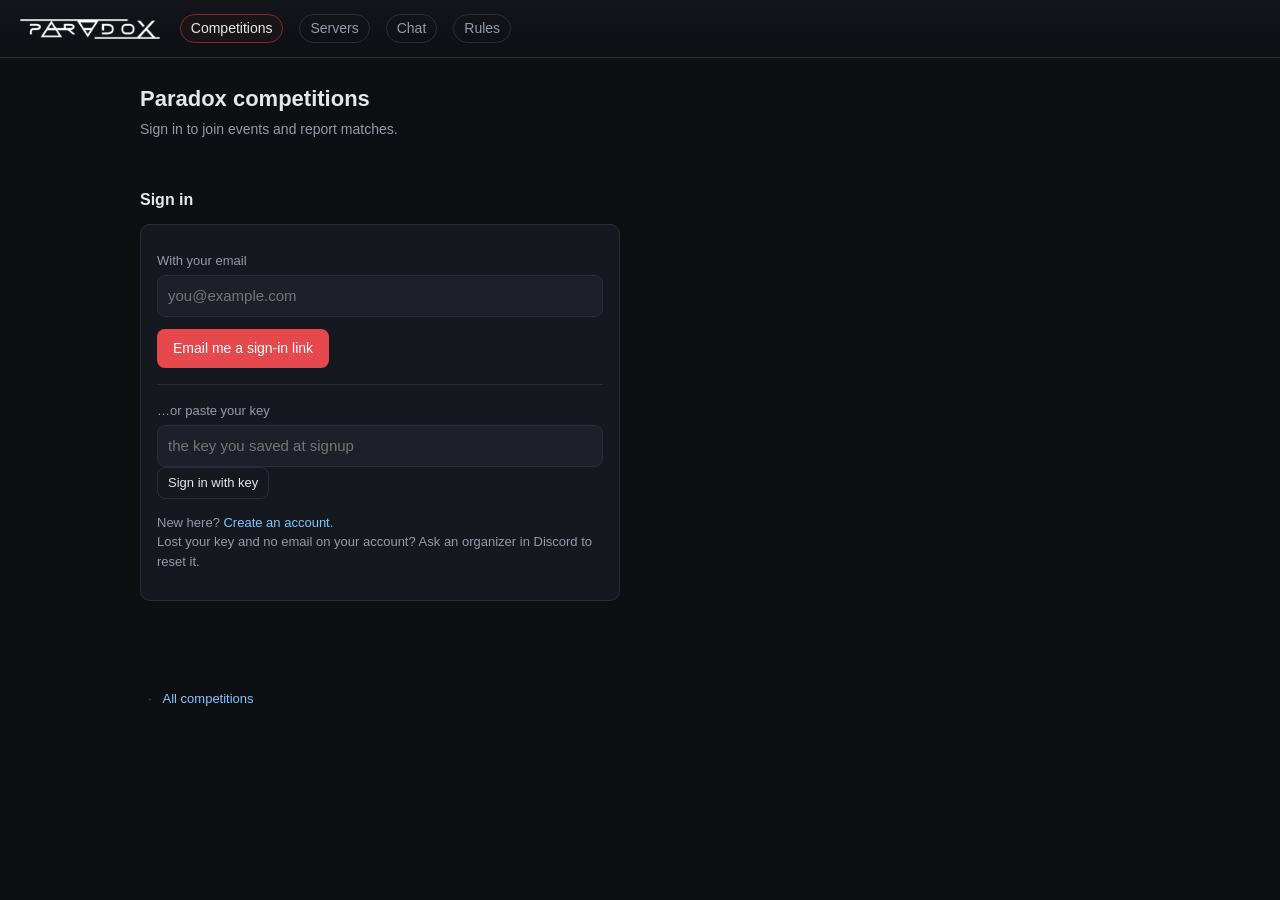
<file: index.html>
<!doctype html>
<html lang="en">
<head>
  <meta charset="utf-8">
  <meta name="viewport" content="width=device-width, initial-scale=1">
  <title>Paradox Ladder</title>
  <meta name="theme-color" content="#0e0f13">
  <link rel="icon" href="favicon.png" sizes="any">
  <link rel="apple-touch-icon" href="icon-192.png">
  <meta property="og:type" content="website">
  <meta property="og:site_name" content="Paradox JKA">
  <meta property="og:title" content="Paradox Ladder">
  <meta property="og:description" content="Ladder standings, tournament brackets, and match reporting for the Paradox Jedi Academy community.">
  <meta property="og:image" content="og.png">
  <meta name="twitter:card" content="summary_large_image">
  <link rel="stylesheet" href="style.css">
</head>
<body>
  <header id="top">
    <a class="brand" href="?"><img src="logo.png" alt="Paradox" class="brandlogo"></a>
    <nav id="nav"></nav>
  </header>

  <main id="app"><div class="loading">Loading…</div></main>

  <footer id="foot">
    <span id="status"></span>
    <span class="sep">·</span>
    <a href="?">All competitions</a>
  </footer>

  <div id="toast" hidden></div>

  <script src="config.js"></script>
  <script src="rules.js"></script>
  <script src="app.js"></script>
</body>
</html>
</file>
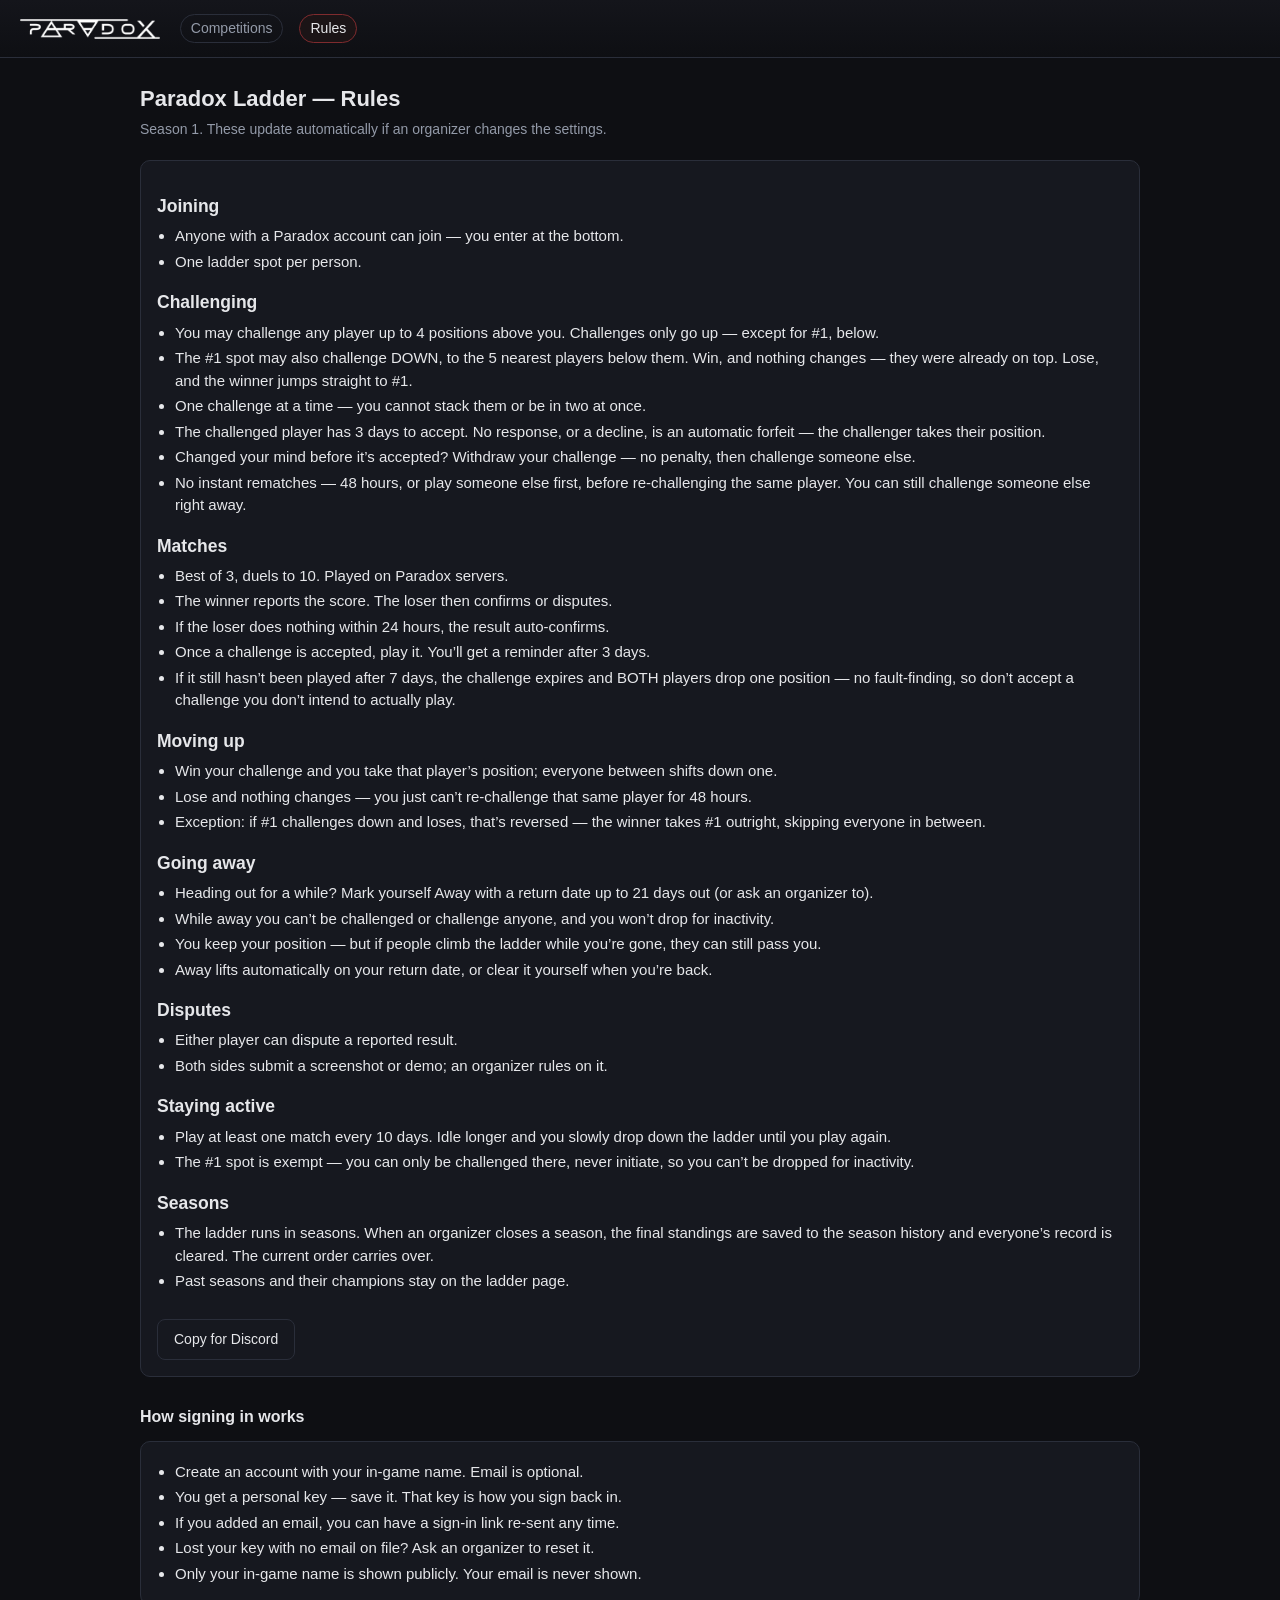
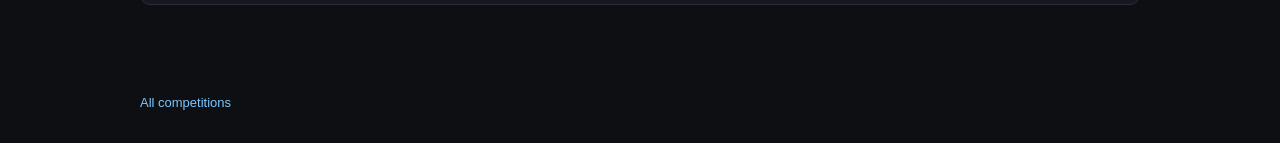
<file: rules.html>
<!doctype html>
<html lang="en">
<head>
  <meta charset="utf-8">
  <meta name="viewport" content="width=device-width, initial-scale=1">
  <title>Rules — Paradox</title>
  <meta name="theme-color" content="#0e0f13">
  <link rel="icon" href="favicon.png" sizes="any">
  <link rel="stylesheet" href="style.css">
</head>
<body>
  <header id="top">
    <a class="brand" href="./"><img src="logo.png" alt="Paradox" class="brandlogo"></a>
    <nav id="nav">
      <a class="pill" href="./">Competitions</a>
      <a class="pill on" href="rules.html">Rules</a>
    </nav>
  </header>

  <main id="app"><div class="loading">Loading…</div></main>

  <footer id="foot"><a href="./">All competitions</a></footer>

  <script src="config.js"></script>
  <script src="rules.js"></script>
  <script>
    (function () {
      var app = document.getElementById('app');
      var API = window.PARADOX_API;
      function esc(s) {
        return String(s == null ? '' : s).replace(/[&<>"']/g, function (c) {
          return { '&': '&amp;', '<': '&lt;', '>': '&gt;', '"': '&quot;', "'": '&#39;' }[c];
        });
      }
      function base() { return location.origin + location.pathname.replace(/rules\.html$/, ''); }

      function render(cfg, comp) {
        var secs = PXRules.ladder(cfg, comp);
        var md = PXRules.toMarkdown((comp && comp.name) || 'Paradox Ladder', base(), secs);
        app.innerHTML =
          '<h1>' + esc((comp && comp.name) || 'Paradox Ladder') + ' — Rules</h1>' +
          '<p class="sub">Season ' + esc((comp && comp.season) || '1') + '. These update automatically if an organizer changes the settings.</p>' +
          '<div class="panel">' + PXRules.toHtml(secs) +
          '<div class="inline-actions" style="margin-top:14px"><button class="btn ghost" id="cp">Copy for Discord</button></div>' +
          '<textarea id="md" hidden readonly rows="18" style="margin-top:10px">' + esc(md) + '</textarea></div>' +
          '<h2>How signing in works</h2><div class="panel"><ul style="padding-left:18px;margin:0">' +
          '<li style="margin:3px 0">Create an account with your in-game name. Email is optional.</li>' +
          '<li style="margin:3px 0">You get a personal key — save it. That key is how you sign back in.</li>' +
          '<li style="margin:3px 0">If you added an email, you can have a sign-in link re-sent any time.</li>' +
          '<li style="margin:3px 0">Lost your key with no email on file? Ask an organizer to reset it.</li>' +
          '<li style="margin:3px 0">Only your in-game name is shown publicly. Your email is never shown.</li>' +
          '</ul></div>';
        document.getElementById('cp').addEventListener('click', function () {
          var t = document.getElementById('md');
          t.hidden = false; t.focus(); t.select();
          var ok = function () { var b = document.getElementById('cp'); b.textContent = 'Copied ✓'; setTimeout(function () { b.textContent = 'Copy for Discord'; }, 1500); };
          try {
            if (navigator.clipboard) navigator.clipboard.writeText(t.value).then(ok, ok);
            else { document.execCommand('copy'); ok(); }
          } catch (e) { try { document.execCommand('copy'); } catch (e2) {} ok(); }
        });
      }

      var qcomp = new URLSearchParams(location.search).get('comp') || 'ladder';
      fetch(API + '?fn=state&comp=' + encodeURIComponent(qcomp)).then(function (r) { return r.text(); }).then(function (t) {
        var d = {}; try { d = JSON.parse(t); } catch (e) {}
        render((d && d.config) || {}, (d && d.competition) || {});
      }).catch(function () { render({}, {}); });
    })();
  </script>
</body>
</html>
</file>
<file: style.css>
:root {
  --bg: #0e0f13;
  --panel: #16181f;
  --panel-2: #1d2029;
  --border: #2a2e3a;
  --text: #e6e7ea;
  --muted: #939aa8;
  --accent: #e5484d;
  --accent-dim: #7f2b2e;
  --amber: #f5a524;
  --blue: #7cc7ff;
  --good: #46a758;
  --radius: 10px;
  --font: -apple-system, BlinkMacSystemFont, "Segoe UI", Roboto, Helvetica, Arial, sans-serif;
}

* { box-sizing: border-box; }
html, body { margin: 0; padding: 0; }
body {
  background: var(--bg);
  color: var(--text);
  font-family: var(--font);
  font-size: 15px;
  line-height: 1.5;
  -webkit-font-smoothing: antialiased;
}
a { color: var(--blue); text-decoration: none; }
a:hover { text-decoration: underline; }

#top {
  display: flex; align-items: center; gap: 20px;
  padding: 14px 20px;
  border-bottom: 1px solid var(--border);
  background: linear-gradient(180deg, #14151b, #0e0f13);
  position: sticky; top: 0; z-index: 10;
}
.brand { display: flex; align-items: center; }
.brand:hover { text-decoration: none; opacity: .85; }
.brandlogo { height: 20px; width: auto; display: block; }
#nav { display: flex; gap: 16px; font-size: 14px; color: var(--muted); flex-wrap: wrap; }
#nav .pill {
  padding: 3px 10px; border: 1px solid var(--border); border-radius: 999px;
  color: var(--muted);
}
#nav .pill.on { color: var(--text); border-color: var(--accent-dim); background: #1b1416; }

#app { max-width: 1040px; margin: 0 auto; padding: 24px 20px 60px; }
.loading { color: var(--muted); padding: 40px 0; text-align: center; }

#foot {
  max-width: 1040px; margin: 0 auto; padding: 12px 20px 30px;
  color: var(--muted); font-size: 13px;
}
#foot .sep { margin: 0 8px; opacity: .5; }

h1 { font-size: 22px; margin: 0 0 4px; }
h2 { font-size: 16px; margin: 28px 0 12px; color: var(--text); }
.sub { color: var(--muted); font-size: 14px; margin: 0 0 20px; }

.panel {
  background: var(--panel); border: 1px solid var(--border);
  border-radius: var(--radius); padding: 16px; margin-bottom: 16px;
}

/* tables */
table { width: 100%; border-collapse: collapse; font-size: 14px; }
th, td { text-align: left; padding: 9px 10px; border-bottom: 1px solid var(--border); }
th { color: var(--muted); font-weight: 600; font-size: 12px; text-transform: uppercase; letter-spacing: .5px; }
tbody tr:last-child td { border-bottom: none; }
tbody tr:hover, tr:hover > td { background: var(--panel-2); }
.num { text-align: right; font-variant-numeric: tabular-nums; }
.rank { color: var(--muted); font-variant-numeric: tabular-nums; width: 44px; }
.me-row > td { background: #1b1416 !important; }

.tag {
  display: inline-block; font-size: 11px; padding: 1px 7px; border-radius: 999px;
  border: 1px solid var(--border); color: var(--muted); vertical-align: middle;
}
.tag.amber { color: var(--amber); border-color: #5a4413; }
.tag.blue  { color: var(--blue);  border-color: #234a5e; }
.tag.red   { color: var(--accent); border-color: var(--accent-dim); }
.tag.good  { color: var(--good); border-color: #234a2c; }
.streak-up { color: var(--good); }
.streak-dn { color: var(--accent); }

/* forms */
label { display: block; font-size: 13px; color: var(--muted); margin: 10px 0 4px; }
input, select, textarea {
  width: 100%; background: var(--panel-2); border: 1px solid var(--border);
  color: var(--text); border-radius: 8px; padding: 9px 10px; font: inherit;
}
input:focus, select:focus, textarea:focus { outline: none; border-color: var(--accent-dim); }
.row2 { display: grid; grid-template-columns: 1fr 1fr; gap: 12px; }
.row3 { display: grid; grid-template-columns: 1fr 1fr 1fr; gap: 12px; }
.form-narrow { max-width: 480px; }
a.btn { color: #fff; }
a.btn:hover { text-decoration: none; }
a.btn.ghost { color: var(--text); }

button, .btn {
  display: inline-block; cursor: pointer; font: inherit; font-size: 14px;
  background: var(--accent); color: #fff; border: none;
  border-radius: 8px; padding: 9px 16px; margin-top: 12px;
}
button:hover { filter: brightness(1.08); }
button.ghost { background: transparent; border: 1px solid var(--border); color: var(--text); }
button.small { padding: 5px 10px; margin: 0; font-size: 13px; }
button:disabled { opacity: .45; cursor: not-allowed; }
.inline-actions { display: flex; gap: 8px; flex-wrap: wrap; }

.msg { padding: 10px 12px; border-radius: 8px; font-size: 14px; margin: 12px 0; }
.msg.err  { background: #241416; border: 1px solid var(--accent-dim); color: #ffb3b5; }
.msg.ok   { background: #13210f; border: 1px solid #2c4a1e; color: #b8e6a0; }
.msg.info { background: #13202b; border: 1px solid #234a5e; color: #bfe3ff; }
code, .mono { font-family: ui-monospace, Menlo, Consolas, monospace; font-size: 13px; }
.linkbox { word-break: break-all; background: var(--panel-2); padding: 10px; border-radius: 8px; border: 1px solid var(--border); }

/* competition cards */
.cards { display: grid; grid-template-columns: repeat(auto-fill, minmax(260px, 1fr)); gap: 12px; }
.card { display: block; background: var(--panel); border: 1px solid var(--border); border-radius: var(--radius); padding: 14px; color: var(--text); }
.card:hover { border-color: var(--accent-dim); text-decoration: none; }
.card .t { font-weight: 600; margin-bottom: 4px; }
.card .m { color: var(--muted); font-size: 13px; }

/* bracket */
.rounds { display: flex; gap: 22px; overflow-x: auto; padding-bottom: 10px; }
.round { min-width: 210px; display: flex; flex-direction: column; gap: 12px; justify-content: space-around; }
.round h3 { font-size: 12px; color: var(--muted); text-transform: uppercase; letter-spacing: .5px; margin: 0 0 2px; }
.match { background: var(--panel); border: 1px solid var(--border); border-radius: 8px; overflow: hidden; }
.match .side { display: flex; justify-content: space-between; padding: 7px 10px; font-size: 13px; }
.match .side + .side { border-top: 1px solid var(--border); }
.match .side.win { color: var(--text); font-weight: 600; }
.match .side.lose { color: var(--muted); }
.match .side .s { font-variant-numeric: tabular-nums; color: var(--muted); }
.match .foot { padding: 4px 10px; font-size: 11px; color: var(--muted); border-top: 1px solid var(--border); background: var(--panel-2); }

.match-card { background: var(--panel); border: 1px solid var(--border); border-radius: var(--radius); padding: 14px; margin-bottom: 12px; }
.match-card .vs { font-size: 15px; margin-bottom: 8px; }
.match-card .vs b { font-weight: 600; }
.hint { color: var(--muted); font-size: 13px; }

@media (max-width: 560px) {
  .row2, .row3 { grid-template-columns: 1fr; }
  #app { padding: 18px 14px 50px; }
}
</file>
